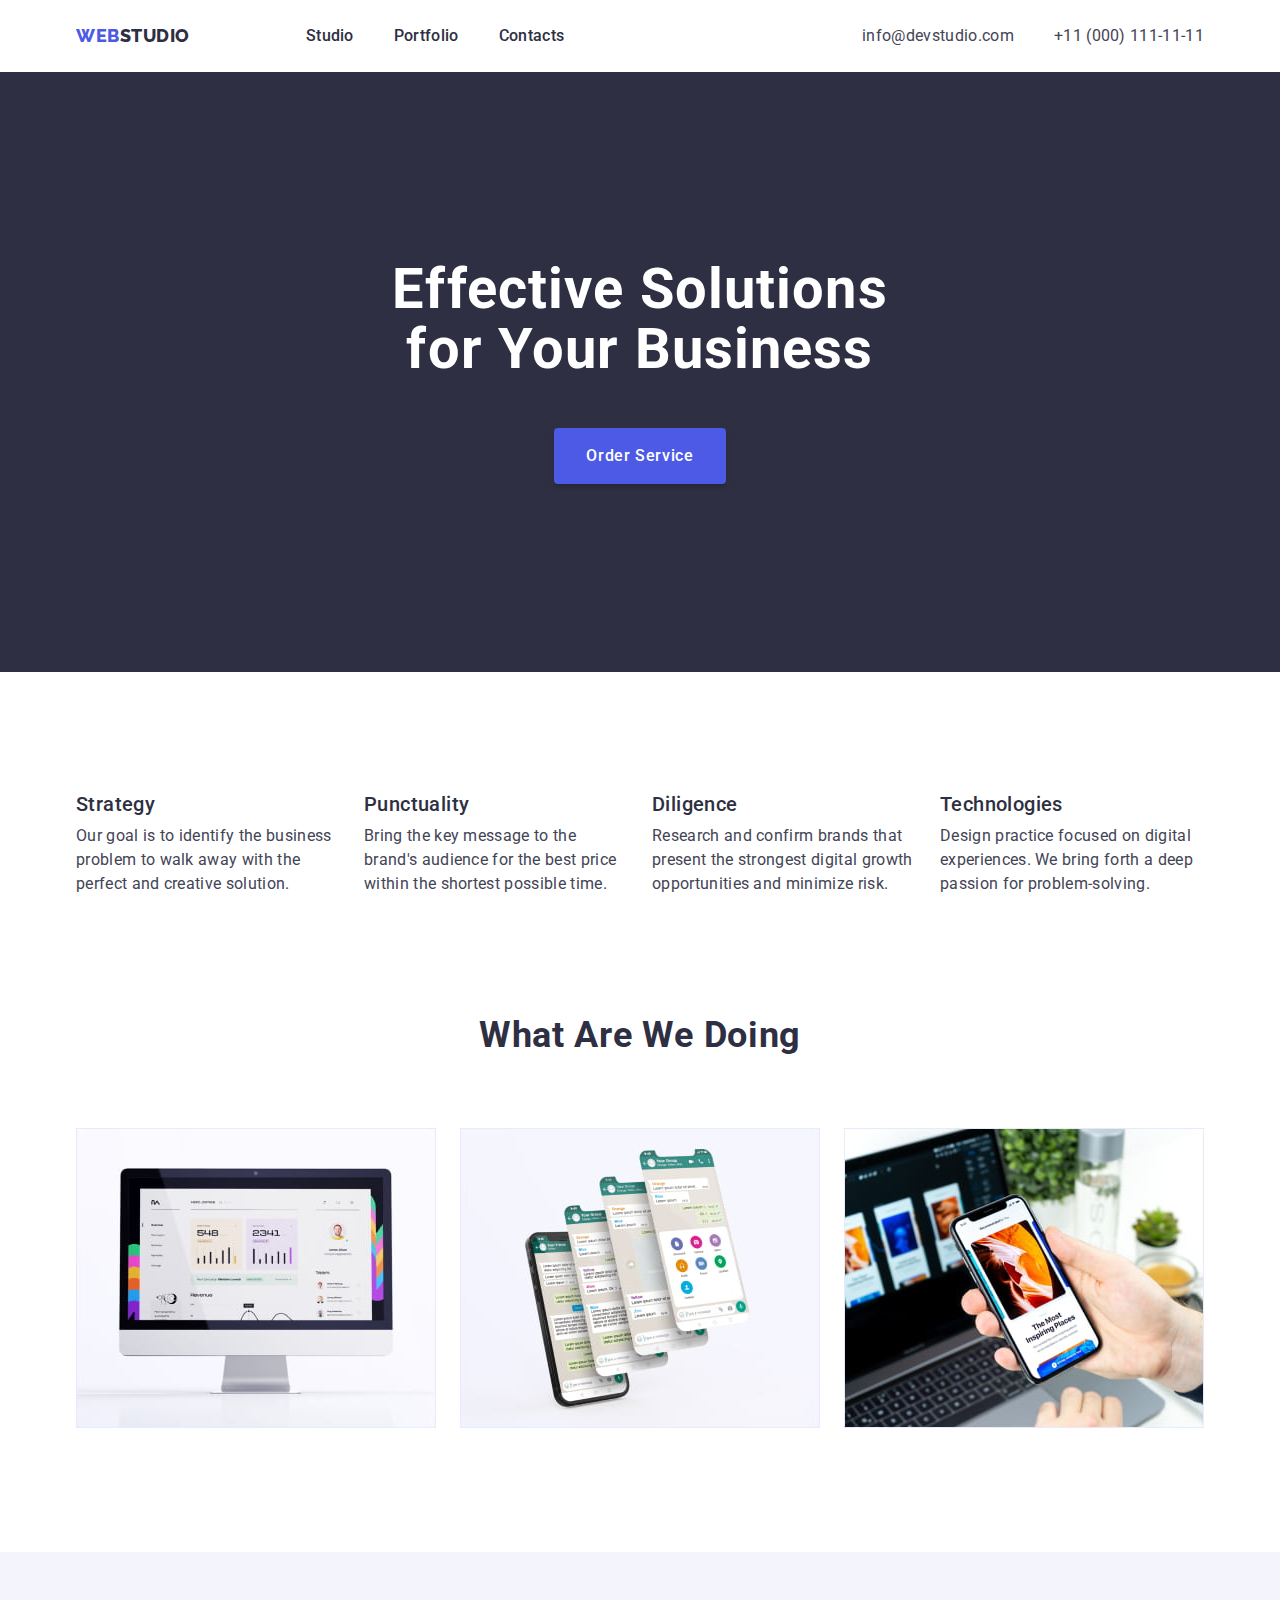
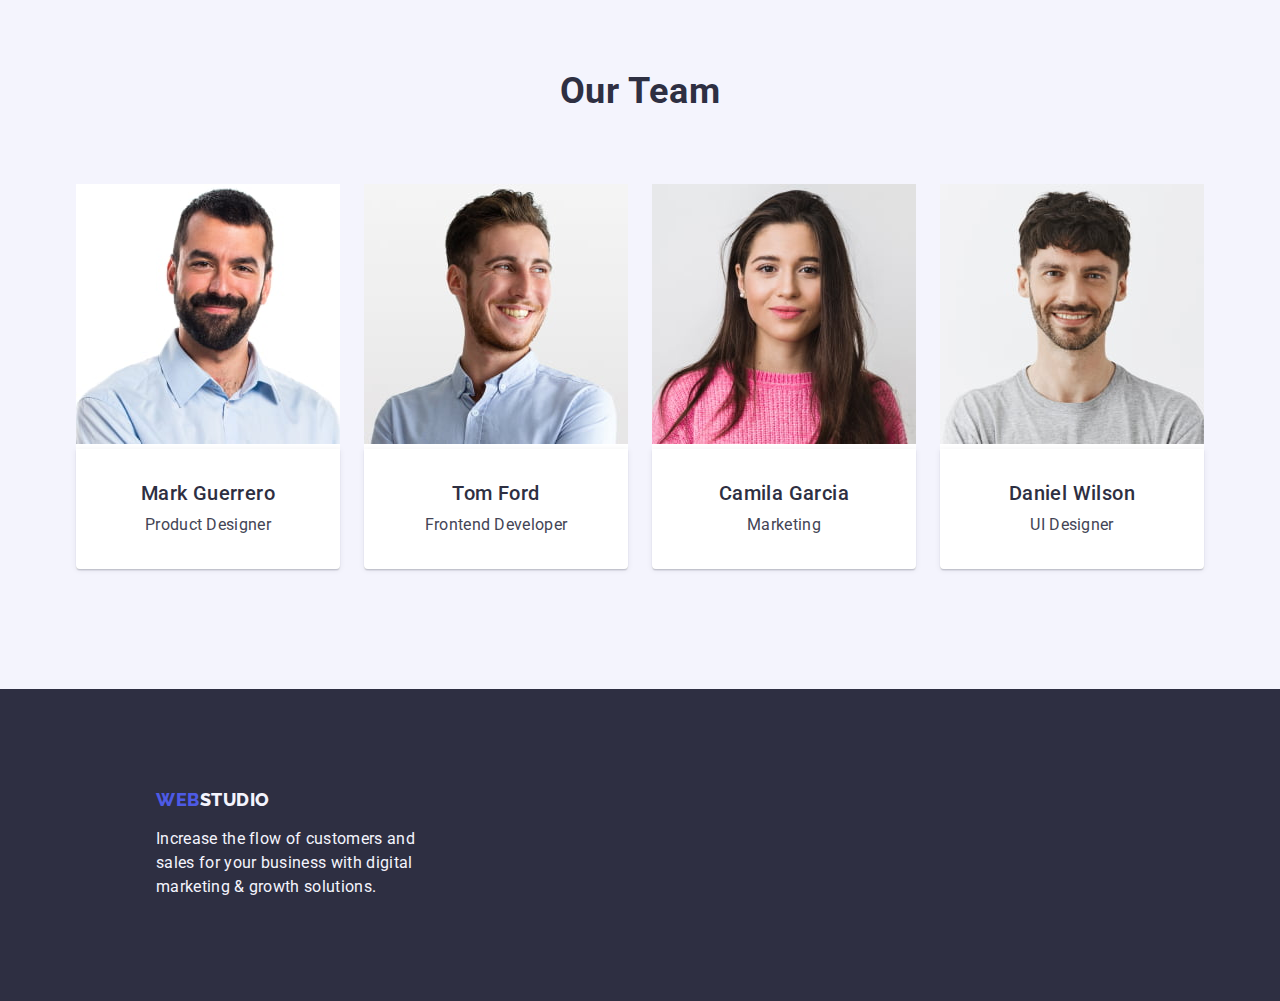
<file: index.html>
<!DOCTYPE html>
<html lang="en">
  <head>
    <meta charset="UTF-8" />
    <meta name="viewport" content="width=device-width, initial-scale=1.0" />
    <meta name="description" content="Effective Solutions for Your Business" />
    <title>WEBSTUDIO</title>
    <link rel="preconnect" href="https://fonts.googleapis.com" />
    <link rel="preconnect" href="https://fonts.gstatic.com" crossorigin />
    <link
      href="https://fonts.googleapis.com/css2?family=Raleway:wght@800&family=Roboto:wght@400;500;700&display=swap"
      rel="stylesheet"
    />
    <link rel="stylesheet" href="./css/normalize.css" />
    <link rel="stylesheet" href="./css/styles.css" />
  </head>
  <body class="page">
    <header class="header">
      <div class="header-container container">
        <nav class="header-nav list">
          <a class="header-logo link" href="./index.html"
            >Web<span class="header-logo-part">Studio</span></a
          >
          <ul class="header-list list">
            <li>
              <a class="header-list-item link" href="./index.html">Studio</a>
            </li>
            <li>
              <a class="header-list-item link" href="./portfolio.html"
                >Portfolio</a
              >
            </li>
            <li>
              <a class="header-list-item link" href="">Contacts</a>
            </li>
          </ul>
        </nav>
        <address class="header-address">
          <ul class="header-address-list list">
            <li>
              <a
                class="header-contacts-item link"
                href="mailto:info@devstudio.com"
                >info@devstudio.com</a
              >
            </li>
            <li>
              <a class="header-contacts-item link" href="tel:+110001111111"
                >+11 (000) 111-11-11</a
              >
            </li>
          </ul>
        </address>
      </div>
    </header>
    <main class="main">
      <!--Hero section-->
      <section class="section hero">
        <div class="container">
          <h1 class="hero-title">Effective Solutions for Your Business</h1>
          <button class="hero-btn" type="button">Order Service</button>
        </div>
      </section>
      <!--Features section-->
      <section class="section features">
        <div class="container">
          <h2 class="features-title" hidden>Features of WebStudio</h2>
          <ul class="features-list list">
            <li class="features-list-item">
              <h3 class="features-item-title">Strategy</h3>
              <p class="features-item-text">
                Our goal is to identify the business problem to walk away with
                the perfect and creative solution.
              </p>
            </li>
            <li class="features-list-item">
              <h3 class="features-item-title">Punctuality</h3>
              <p class="features-item-text">
                Bring the key message to the brand's audience for the best price
                within the shortest possible time.
              </p>
            </li>
            <li class="features-list-item">
              <h3 class="features-item-title">Diligence</h3>
              <p class="features-item-text">
                Research and confirm brands that present the strongest digital
                growth opportunities and minimize risk.
              </p>
            </li>
            <li class="features-list-item">
              <h3 class="features-item-title">Technologies</h3>
              <p class="features-item-text">
                Design practice focused on digital experiences. We bring forth a
                deep passion for problem-solving.
              </p>
            </li>
          </ul>
        </div>
      </section>
      <!--What are we doing section-->
      <section class="section work">
        <div class="container">
          <h2 class="work-title">What are we doing</h2>
          <ul class="work-list list">
            <li class="work-list-item">
              <img
                src="./images/work/img-1.jpg"
                alt="work"
                width="360"
                height="300"
              />
            </li>
            <li class="work-list-item">
              <img
                src="./images/work/img-2.jpg"
                alt="work"
                width="360"
                height="300"
              />
            </li>
            <li class="work-list-item">
              <img
                src="./images/work/img-3.jpg"
                alt="work"
                width="360"
                height="300"
              />
            </li>
          </ul>
        </div>
      </section>
      <!--Our Team section   -->
      <section class="section team">
        <div class="container">
          <h2 class="team-title">Our Team</h2>
          <ul class="team-list list">
            <li class="team-worker">
              <img
                class="photo-worker"
                src="./images/team/img-1.jpg"
                alt="Mark Guerrero"
                width="264"
              />
              <div class="team-worker-content">
                <h3 class="team-worker-title">Mark Guerrero</h3>
                <p class="team-worker-text">Product Designer</p>
                <ul class="team-worker-link" hidden>
                  <li class="team-worker-account">
                    <a href="https://instagram.com" target="_blank"
                      ><img
                        src="./images/team-account/instagram.img.png"
                        alt="instagram logo"
                    /></a>
                  </li>
                  <li class="team-worker-account">
                    <a href="https://twitter.com" target="_blank">
                      <img
                        src="./images/team-account/twitter.img.png"
                        alt="twitter logo"
                      />
                    </a>
                  </li>
                  <li class="team-worker-account">
                    <a href="https://facebook.com" target="_blank"
                      ><img
                        src="./images/team-account/facebook.img.png"
                        alt="facebook logo"
                    /></a>
                  </li>
                  <li class="team-worker-account">
                    <a href="https://linkedin.com" target="_blank"
                      ><img
                        src="./images/team-account/linkedin.img.png"
                        alt="linkedin logo"
                    /></a>
                  </li>
                </ul>
              </div>
            </li>
            <li class="team-worker">
              <img
                class="photo-worker"
                src="./images/team/img-2.jpg"
                alt="Tom Ford"
                width="264"
              />
              <div class="team-worker-content">
                <h3 class="team-worker-title">Tom Ford</h3>
                <p class="team-worker-text">Frontend Developer</p>
                <ul class="team-worker-link" hidden>
                  <li class="team-worker-account">
                    <a href="https://instagram.com" target="_blank"
                      ><img
                        src="./images/team-account/instagram.img.png"
                        alt="instagram logo"
                    /></a>
                  </li>
                  <li class="team-worker-account">
                    <a href="https://twitter.com" target="_blank">
                      <img
                        src="./images/team-account/twitter.img.png"
                        alt="twitter logo"
                      />
                    </a>
                  </li>
                  <li class="team-worker-account">
                    <a href="https://facebook.com" target="_blank"
                      ><img
                        src="./images/team-account/facebook.img.png"
                        alt="facebook logo"
                    /></a>
                  </li>
                  <li class="team-worker-account">
                    <a href="https://linkedin.com" target="_blank"
                      ><img
                        src="./images/team-account/linkedin.img.png"
                        alt="linkedin logo"
                    /></a>
                  </li>
                </ul>
              </div>
            </li>
            <li class="team-worker">
              <img
                class="photo-worker"
                src="./images/team/img-3.jpg"
                alt="Camila Garcia"
                width="264"
              />
              <div class="team-worker-content">
                <h3 class="team-worker-title">Camila Garcia</h3>
                <p class="team-worker-text">Marketing</p>
                <ul class="team-worker-link" hidden>
                  <li class="team-worker-account">
                    <a href="https://instagram.com" target="_blank"
                      ><img
                        src="./images/team-account/instagram.img.png"
                        alt="instagram logo"
                    /></a>
                  </li>
                  <li class="team-worker-account">
                    <a href="https://twitter.com" target="_blank">
                      <img
                        src="./images/team-account/twitter.img.png"
                        alt="twitter logo"
                      />
                    </a>
                  </li>
                  <li class="team-worker-account">
                    <a href="https://facebook.com" target="_blank"
                      ><img
                        src="./images/team-account/facebook.img.png"
                        alt="facebook logo"
                    /></a>
                  </li>
                  <li class="team-worker-account">
                    <a href="https://linkedin.com" target="_blank"
                      ><img
                        src="./images/team-account/linkedin.img.png"
                        alt="linkedin logo"
                    /></a>
                  </li>
                </ul>
              </div>
            </li>
            <li class="team-worker">
              <img
                class="photo-worker"
                src="./images/team/img-4.jpg"
                alt="Daniel Wilson"
                width="264"
              />
              <div class="team-worker-content">
                <h3 class="team-worker-title">Daniel Wilson</h3>
                <p class="team-worker-text">UI Designer</p>
                <ul class="team-worker-link" hidden>
                  <li class="team-worker-account">
                    <a href="https://instagram.com" target="_blank"
                      ><img
                        src="./images/team-account/instagram.img.png"
                        alt="instagram logo"
                    /></a>
                  </li>
                  <li class="team-worker-account">
                    <a href="https://twitter.com" target="_blank">
                      <img
                        src="./images/team-account/twitter.img.png"
                        alt="twitter logo"
                      />
                    </a>
                  </li>
                  <li class="team-worker-account">
                    <a href="https://facebook.com" target="_blank"
                      ><img
                        src="./images/team-account/facebook.img.png"
                        alt="facebook logo"
                    /></a>
                  </li>
                  <li class="team-worker-account">
                    <a href="https://linkedin.com" target="_blank"
                      ><img
                        src="./images/team-account/linkedin.img.png"
                        alt="linkedin logo"
                    /></a>
                  </li>
                </ul>
              </div>
            </li>
          </ul>
        </div>
      </section>
    </main>
    <footer class="footer">
      <div class="footer-container container">
        <a class="header-logo link" href="./index.html"
          >Web<span class="footer-logo-part">Studio</span></a
        >
        <p class="footer-text">
          Increase the flow of customers and sales for your business with
          digital marketing & growth solutions.
        </p>
      </div>
    </footer>
  </body>
</html>
</file>
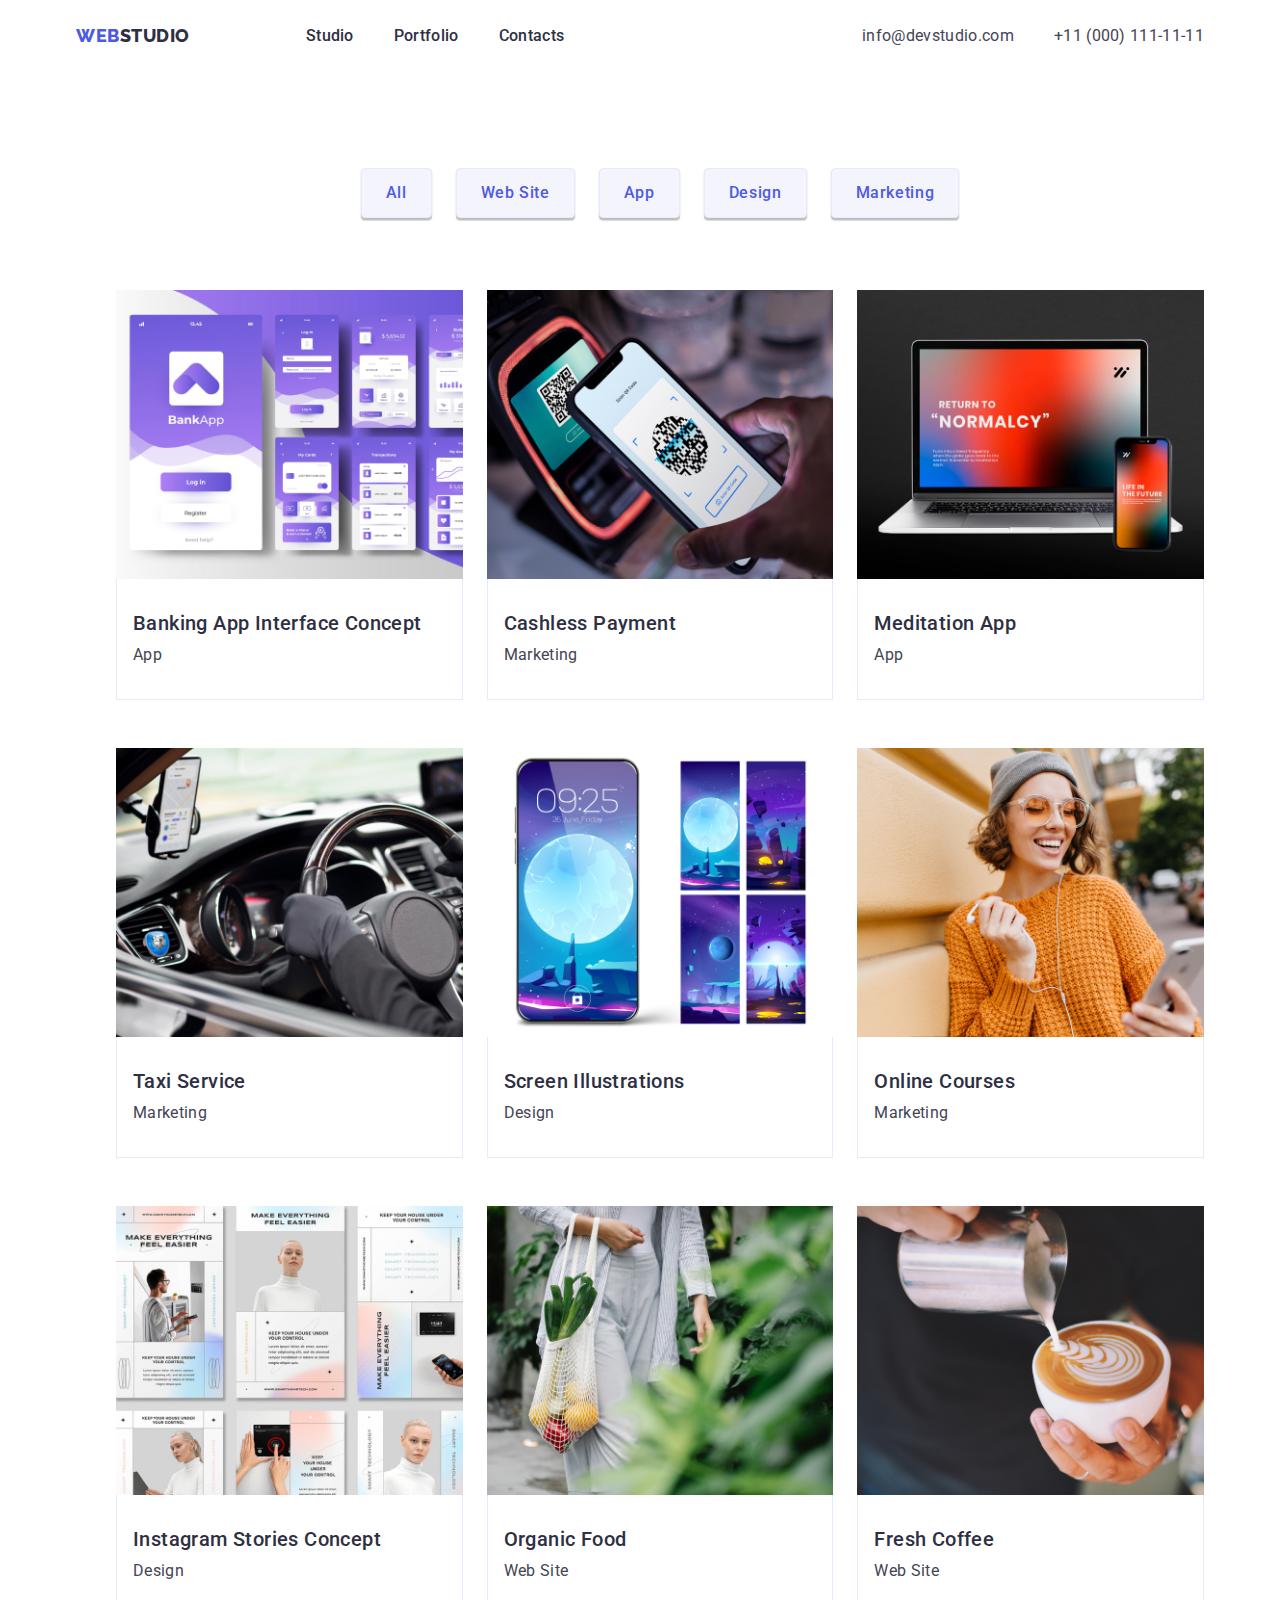
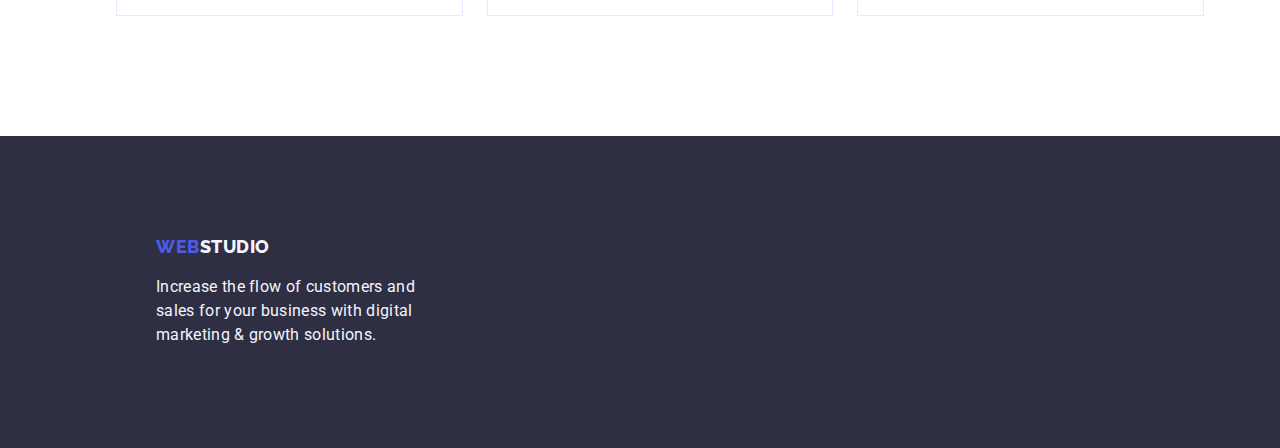
<file: portfolio.html>
<!DOCTYPE html>
<html lang="en">
  <head>
    <meta charset="UTF-8" />
    <meta name="viewport" content="width=device-width, initial-scale=1.0" />
    <title>Portfolio</title>
    <link rel="preconnect" href="https://fonts.googleapis.com" />
    <link rel="preconnect" href="https://fonts.gstatic.com" crossorigin />
    <link
      href="https://fonts.googleapis.com/css2?family=Raleway:wght@800&family=Roboto:wght@400;500;700&display=swap"
      rel="stylesheet"
    />
    <link rel="stylesheet" href="./css/normalize.css" />
    <link rel="stylesheet" href="./css/styles.css" />
  </head>
  <body class="page">
    <header class="header">
      <div class="header-container container">
        <nav class="header-nav list">
          <a class="header-logo link" href="./index.html"
            >Web<span class="header-logo-part">Studio</span></a
          >
          <ul class="header-list list">
            <li>
              <a class="header-list-item link" href="./index.html">Studio</a>
            </li>
            <li>
              <a class="header-list-item link" href="./portfolio.html"
                >Portfolio</a
              >
            </li>
            <li>
              <a class="header-list-item link" href="">Contacts</a>
            </li>
          </ul>
        </nav>
        <address class="header-address">
          <ul class="header-address-list list">
            <li>
              <a
                class="header-contacts-item link"
                href="mailto:info@devstudio.com"
                >info@devstudio.com</a
              >
            </li>
            <li>
              <a class="header-contacts-item link" href="tel:+110001111111"
                >+11 (000) 111-11-11</a
              >
            </li>
          </ul>
        </address>
      </div>
    </header>
    <main>
      <!--Filters-->
      <section class="section filter">
        <div class="container">
          <h1 hidden>Our Portfolio</h1>
          <ul class="filters-list list">
            <li class="filter-button">
              <button class="filters-btn" type="button">All</button>
            </li>
            <li class="filter-button">
              <button class="filters-btn" type="button">Web Site</button>
            </li>
            <li class="filter-button">
              <button class="filters-btn" type="button">App</button>
            </li>
            <li class="filter-button">
              <button class="filters-btn" type="button">Design</button>
            </li>
            <li class="filter-button">
              <button class="filters-btn" type="button">Marketing</button>
            </li>
          </ul>
          <ul class="portfolio-list list">
            <li class="portfolio-list-item">
              <a class="portfolio-link link">
                <img
                  class="portfolio-photo"
                  src="./images/portfolio/img-1.jpg"
                  alt="Banking App Interface Concept"
                  width="360"
                />
                <div class="portfolio-list-content">
                  <h2 class="portfolio-list-title">
                    Banking App Interface Concept
                  </h2>
                  <p class="portfolio-list-text">App</p>
                </div>
              </a>
            </li>
            <li class="portfolio-list-item">
              <a class="portfolio-link link">
                <img
                  class="portfolio-photo"
                  src="./images/portfolio/img-2.jpg"
                  alt="Cashless Payment"
                  width="360"
                />
                <div class="portfolio-list-content">
                  <h2 class="portfolio-list-title">Cashless Payment</h2>
                  <p class="portfolio-list-text">Marketing</p>
                </div>
              </a>
            </li>
            <li class="portfolio-list-item">
              <a class="portfolio-link link">
                <img
                  class="portfolio-photo"
                  src="./images/portfolio/img-3.jpg"
                  alt="Meditation App"
                  width="360"
                />
                <div class="portfolio-list-content">
                  <h2 class="portfolio-list-title">Meditation App</h2>
                  <p class="portfolio-list-text">App</p>
                </div>
              </a>
            </li>
            <li class="portfolio-list-item">
              <a class="portfolio-link link">
                <img
                  class="portfolio-photo"
                  src="./images/portfolio/img-4.jpg"
                  alt="Taxi Service"
                  width="360"
                />
                <div class="portfolio-list-content">
                  <h2 class="portfolio-list-title">Taxi Service</h2>
                  <p class="portfolio-list-text">Marketing</p>
                </div>
              </a>
            </li>
            <li class="portfolio-list-item">
              <a class="portfolio-link link">
                <img
                  class="portfolio-photo"
                  src="./images/portfolio/img-5.jpg"
                  alt="Screen Illustrations"
                  width="360"
                />
                <div class="portfolio-list-content">
                  <h2 class="portfolio-list-title">Screen Illustrations</h2>
                  <p class="portfolio-list-text">Design</p>
                </div>
              </a>
            </li>
            <li class="portfolio-list-item">
              <a class="portfolio-link link">
                <img
                  class="portfolio-photo"
                  src="./images/portfolio/img-6.jpg"
                  alt="Online Courses"
                  width="360"
                />
                <div class="portfolio-list-content">
                  <h2 class="portfolio-list-title">Online Courses</h2>
                  <p class="portfolio-list-text">Marketing</p>
                </div>
              </a>
            </li>
            <li class="portfolio-list-item">
              <a class="portfolio-link link">
                <img
                  class="portfolio-photo"
                  src="./images/portfolio/img-7.jpg"
                  alt="Instagram Stories Concept"
                  width="360"
                />
                <div class="portfolio-list-content">
                  <h2 class="portfolio-list-title">
                    Instagram Stories Concept
                  </h2>
                  <p class="portfolio-list-text">Design</p>
                </div>
              </a>
            </li>
            <li class="portfolio-list-item">
              <a class="portfolio-link link">
                <img
                  class="portfolio-photo"
                  src="./images/portfolio/img-8.jpg"
                  alt="Organic Food"
                  width="360"
                />
                <div class="portfolio-list-content">
                  <h2 class="portfolio-list-title">Organic Food</h2>
                  <p class="portfolio-list-text">Web Site</p>
                </div>
              </a>
            </li>
            <li class="portfolio-list-item">
              <a class="portfolio-link link">
                <img
                  class="portfolio-photo"
                  src="./images/portfolio/img-9.jpg"
                  alt="Fresh Coffee"
                  width="360"
                />
                <div class="portfolio-list-content">
                  <h2 class="portfolio-list-title">Fresh Coffee</h2>
                  <p class="portfolio-list-text">Web Site</p>
                </div>
              </a>
            </li>
          </ul>
        </div>
      </section>
    </main>
    <footer class="footer">
      <div class="footer-container container">
        <a class="header-logo link" href="./index.html"
          >Web<span class="footer-logo-part">Studio</span></a
        >
        <p class="footer-text">
          Increase the flow of customers and sales for your business with
          digital marketing & growth solutions.
        </p>
      </div>
    </footer>
  </body>
</html>
</file>
<file: css/styles.css>
:root {
    --page-color: #FFFFFF;
    --logo-color: #4D5AE5;
    --hero-background: #2E2F42;
    --button-color: #404BBF;
    --text-item: #434455;
    --text-lightcolor: #F4F4FD;
}

body {
    font-family: 'Roboto', sans-serif;
    color: var(--text-item);
    background-color: var(--page-color);
}

.container {
    width: 1158px;
    margin: 0 auto;
    padding-left: 15px;
    padding-right: 15px;
}

a {
    text-decoration: none;
}

ul {
    list-style: none;
}

button {
    font-family: inherit;
    cursor: pointer;
}

h1,
h2,
h3,
h4,
h5,
h6,
p,
ul {
    margin: 0;
}


.header {
    padding-top: 24px;
    padding-bottom: 24px;
}

.header-container {
    display: flex;
    justify-content: space-between;
}

.header-nav {
    display: flex;
    align-items: center;
}

.header-logo {
    font-family: 'Raleway', sans-serif;
    font-style: normal;
    font-weight: 800;
    font-size: 18px;
    line-height: 1.17;
    letter-spacing: 0.03em;
    text-transform: uppercase;
    color: var(--logo-color);
    margin-right: 76px;

}

.header-logo-part {
    color: var(--hero-background);
}

.link {
    text-decoration: none;
}

.list {
    list-style: none;
}

.header-list {
    display: flex;
    align-items: center;
    gap: 40px;
}

.header-list-item {
    font-style: normal;
    font-weight: 500;
    font-size: 16px;
    line-height: 1.5;
    letter-spacing: 0.02em;
    color: var(--hero-background);
}

.header-list-item:hover,
.header-list-item:focus {
    color: var(--button-color);
}

.header-address {
    font-style: normal;

}

.header-address-list {
    display: flex;
    align-items: center;
    gap: 40px;
}

.header-contacts-item {
    font-style: normal;
    font-weight: 400;
    font-size: 16px;
    line-height: 1.5;
    letter-spacing: 0.02em;
    color: inherit;
}

.header-contacts-item:hover,
.header-contacts-item:focus {
    color: var(--button-color);
}



.hero-title {
    font-style: normal;
    font-weight: 700;
    font-size: 56px;
    line-height: 1.07;
    text-align: center;
    letter-spacing: 0.02em;
    color: var(--page-color);
    max-width: 496px;
    margin: 0 auto 48px auto;

}

.hero-btn {
    font-style: normal;
    font-weight: 500;
    font-size: 16px;
    line-height: 1.5;
    letter-spacing: 0.04em;
    color: var(--page-color);
    background-color: var(--logo-color);
    padding: 16px 32px;
    display: block;
    margin: 0 auto;
    border: none;
    align-items: flex-start;
    border-radius: 4px;
    background: var(--iris, #4D5AE5);
    box-shadow: 0px 4px 4px 0px rgba(0, 0, 0, 0.15);

}

.hero-btn:hover,
.hero-btn:focus {
    background-color: var(--button-color);
}

.hero {
    background-color: var(--hero-background);
    padding-top: 188px;
    padding-bottom: 188px;
}

.features {
    padding-top: 120px;
    padding-bottom: 60px;
}

.features-list {
    display: flex;
    flex-wrap: wrap;
    padding: 0;
    margin: 0;
}

.features-list-item {
    flex-basis: calc((100% - 3 * 24px) / 4);

}

.features-list-item:not(:last-child) {
    margin-right: 24px;
}

.features-item-title {
    font-style: normal;
    font-weight: 500;
    font-size: 20px;
    line-height: 1.2;
    letter-spacing: 0.02em;
    color: var(--hero-background);
    margin: 0 0 8px 0;
}

.features-item-text {
    font-style: normal;
    font-weight: 400;
    font-size: 16px;
    line-height: 1.5;
    letter-spacing: 0.02em;
    color: var(--text-item);
    margin: 0;

}

.work {
    padding-top: 60px;
    padding-bottom: 120px;
}

.work-title {
    font-style: normal;
    font-weight: 700;
    font-size: 36px;
    line-height: 1.11;
    text-align: center;
    letter-spacing: 0.02em;
    text-transform: capitalize;
    color: var(--hero-background);
    margin: 0 0 72px 0;
}

.work-list {
    display: flex;
    flex-wrap: wrap;
    padding: 0;
    margin: 0;
}

.work-list-item {
    flex-basis: calc((100% - 2 * 24px) / 3);
}

.work-list-item:not(:last-child) {
    margin-right: 24px;
}

.team-title {
    font-style: normal;
    font-weight: 700;
    font-size: 36px;
    line-height: 1.11;
    text-align: center;
    letter-spacing: 0.02em;
    text-transform: capitalize;
    color: var(--hero-background);
    margin: 0 0 72px 0;
}

.team-list {
    display: flex;
    flex-wrap: wrap;
    padding: 0;
    margin: 0;
}

.team-worker {
    background-color: var(--page-color);
    flex-basis: calc((100% - 3 * 24px) / 4);
}

.team-worker:not(:last-child) {
    margin-right: 24px;
}

.photo-worker {
    width: 100%;
}

.team-worker-content {
    padding: 32px 16px;
    text-align: center;
    border-radius: 0px 0px 4px 4px;
    background: var(--white, #FFF);
    box-shadow: 0px 2px 1px 0px rgba(46, 47, 66, 0.08), 0px 1px 1px 0px rgba(46, 47, 66, 0.16), 0px 1px 6px 0px rgba(46, 47, 66, 0.08);

}

.team-worker-title {
    font-style: normal;
    font-weight: 500;
    font-size: 20px;
    line-height: 1.2;
    letter-spacing: 0.02em;
    color: var(--hero-background);
    margin: 0 0 8px 0;
}

.team-worker-text {
    font-style: normal;
    font-weight: 400;
    font-size: 16px;
    line-height: 1.5;
    letter-spacing: 0.02em;
    color: inherit;
    margin: 0;
}

.team {
    background-color: var(--text-lightcolor);
    padding-top: 120px;
    padding-bottom: 120px;
}




.footer-logo-part {
    color: var(--text-lightcolor)
}

.footer-text {
    font-style: normal;
    font-weight: 400;
    font-size: 16px;
    line-height: 1.5;
    letter-spacing: 0.02em;
    color: var(--text-lightcolor);
    margin: 17.5px 0 0 0;
}

.footer {
    background-color: var(--hero-background);
    padding-top: 100px;
    padding-bottom: 100px;
}

.footer-container {
    width: 264px;
    height: 112px;
    flex-shrink: 0;
    padding: 0;
    margin-left: 156px;
}

.filter {
    padding-top: 96px;
    padding-bottom: 120px;
}

.filters-list {
    display: flex;
    justify-content: center;
    align-items: center;
    margin: 0 auto 72px;

}

.filter-button:not(:last-child) {
    margin-right: 24px;
}


.filters-btn {
    font-style: normal;
    font-weight: 500;
    font-size: 16px;
    line-height: 1.5;
    text-align: center;
    letter-spacing: 0.04em;
    color: var(--logo-color);
    background: var(--text-lightcolor);
    display: flex;
    padding: 12px 24px;
    align-items: flex-start;
    border-radius: 4px;
    box-shadow: 0px 2px 2px 0px rgba(0, 0, 0, 0.12), 0px 2px 1px 0px rgba(0, 0, 0, 0.08), 0px 3px 1px 0px rgba(0, 0, 0, 0.10);
    border: 1px solid var(--cornflower, #E7E9FC);
}

.filters-btn:hover,
.filters-btn:focus {
    background: var(--button-color);
    color: var(--page-color);
}

.portfolio-list {
    display: flex;
    flex-wrap: wrap;
    gap: 48px 24px;
}

.portfolio-list-item {
    flex-basis: calc((100% - 2 * 24px) / 3);
}

.portfolio-list-content {
    padding: 32px 16px;
    border: 1px solid #E7E9FC;
    border-top: none;
}

.portfolio-photo {
    display: block;
    width: 100%;
}


.portfolio-list-title {
    font-style: normal;
    font-weight: 500;
    font-size: 20px;
    line-height: 1.2;
    letter-spacing: 0.02em;
    color: var(--hero-background);
    margin-bottom: 8px;

}

.portfolio-list-text {
    font-style: normal;
    font-weight: 400;
    font-size: 16px;
    line-height: 1.5;
    letter-spacing: 0.02em;
    color: var(--text-item);
}
</file>
